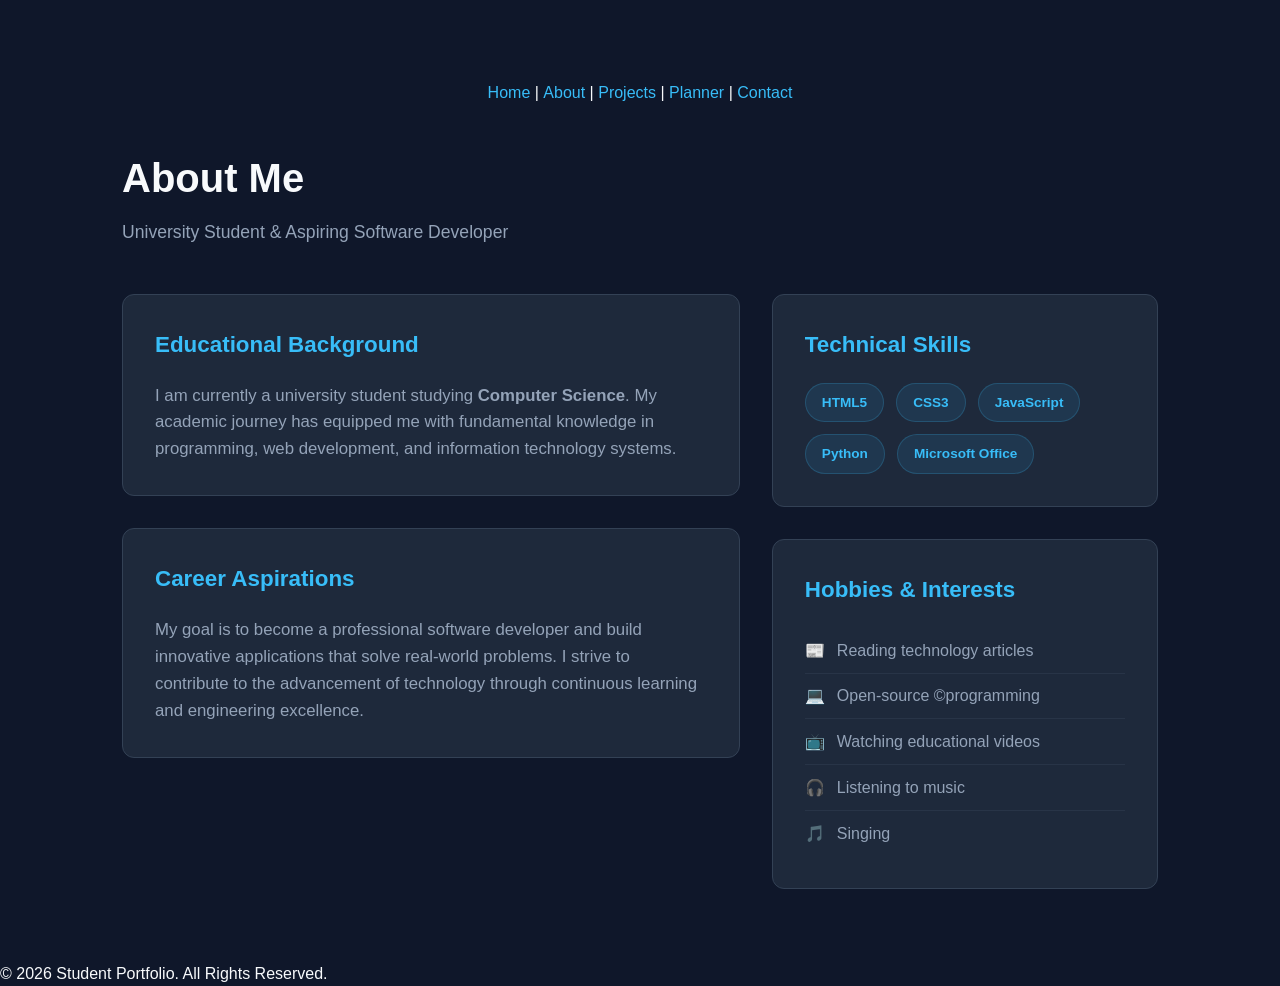
<file: about.html>
<!DOCTYPE html>
<html lang="en">
<head>
    <meta charset="UTF-8">
    <meta name="viewport" content="width=device-width, initial-scale=1.0">
    <title>About Me | Computer Science Portfolio</title>
    <style>
    <nav style="display: flex; justify-content: center; gap: 20px; padding: 15px 0;">
    <a href="#" style="color: #38bdf8; text-decoration: none;">Home</a>
    <a href="#" style="color: #38bdf8; text-decoration: none;">About</a>
    <a href="#" style="color: #38bdf8; text-decoration: none;">Projects</a>
    <a href="#" style="color: #38bdf8; text-decoration: none;">Planner</a>
    <a href="#" style="color: #38bdf8; text-decoration: none;">Contact</a>
</nav>

    /* Container for the navigation links */
nav, .nav-links {
    display: flex;
    justify-content: center;
    gap: 20px;
    padding: 15px 0;
}

/* Styling the links */
nav a, .nav-links a {
    color: #38bdf8; /* Modern bright blue matching your headers */
    text-decoration: none; /* Removes the ugly default underline */
    font-size: 16px;
    font-weight: 500;
    transition: color 0.3s ease; /* Smooth color change on hover */
}

/* Hover effect when user points at a link */
nav a:hover, .nav-links a:hover {
    color: #ffffff; /* Turns white when hovered */
}

        /* Modern UI Variables & Reset */
        :root {
            --bg-dark: #0f172a;
            --bg-card: #1e293b;
            --accent-blue: #38bdf8;
            --accent-hover: #0ea5e9;
            --text-main: #f8fafc;
            --text-muted: #94a3b8;
            --border-color: #334155;
            --font-stack: -apple-system, BlinkMacSystemFont, "Segoe UI", Roboto, sans-serif;
        }

        * {
            margin: 0;
            padding: 0;
            box-sizing: border-box;
        }

        body {
            background-color: var(--bg-dark);
            color: var(--text-main);
            font-family: var(--font-stack);
            line-height: 1.6;
            padding-top: 80px;
            -webkit-font-smoothing: antialiased;
        }

        /* Navigation Bar */
        .navbar {
            background-color: rgba(30, 41, 59, 0.8);
            backdrop-filter: blur(12px);
            -webkit-backdrop-filter: blur(12px);
            border-bottom: 1px solid var(--border-color);
            position: fixed;
            top: 0;
            left: 0;
            width: 100%;
            z-index: 1000;
        }

        .nav-container {
            max-width: 1100px;
            margin: 0 auto;
            display: flex;
            justify-content: space-between;
            align-items: center;
            padding: 1rem 2rem;
        }

        .nav-logo {
            color: var(--accent-blue);
            font-weight: 700;
            font-size: 1.25rem;
            text-decoration: none;
        }

        .nav-links {
            display: flex;
            list-style: none;
            gap: 2rem;
        }

        .nav-links a {
            color: var(--text-muted);
            text-decoration: none;
            font-weight: 500;
            font-size: 0.95rem;
            transition: color 0.2s ease;
        }

        .nav-links a:hover, .nav-links a.active {
            color: var(--accent-blue);
        }

        /* Layout Grid */
        .portfolio-container {
            max-width: 1100px;
            margin: 0 auto;
            padding: 2.5rem 2rem;
        }

        .portfolio-header {
            margin-bottom: 3rem;
        }

        .portfolio-header h1 {
            font-size: 2.5rem;
            font-weight: 800;
            margin-bottom: 0.5rem;
        }

        .portfolio-header .subtitle {
            color: var(--text-muted);
            font-size: 1.1rem;
        }

        .portfolio-grid {
            display: grid;
            grid-template-columns: 1.6fr 1fr;
            gap: 2rem;
        }

        /* Cards */
        .card {
            background-color: var(--bg-card);
            border: 1px solid var(--border-color);
            border-radius: 12px;
            padding: 2rem;
            margin-bottom: 2rem;
        }

        .card h2 {
            font-size: 1.4rem;
            font-weight: 700;
            margin-bottom: 1.25rem;
            color: var(--accent-blue);
        }

        .card p {
            color: var(--text-muted);
            font-size: 1.05rem;
        }

        /* Skill Pill Badges */
        .skills-grid {
            display: flex;
            flex-wrap: wrap;
            gap: 0.75rem;
        }

        .skill-badge {
            background-color: rgba(56, 189, 248, 0.1);
            color: var(--accent-blue);
            border: 1px solid rgba(56, 189, 248, 0.2);
            padding: 0.5rem 1rem;
            border-radius: 20px;
            font-size: 0.85rem;
            font-weight: 600;
        }

        /* Lists */
        .hobbies-list {
            list-style: none;
            
        }

        .hobbies-list li {
            color: var(--text-muted);
            padding: 0.6rem 0;
            border-bottom: 1px solid rgba(51, 65, 85, 0.5);
            display: flex;
            align-items: center;
            gap: 0.75rem;
        }

        .hobbies-list li:last-child {
            border-bottom: none;
        }

        @media (max-width: 768px) {
            .portfolio-grid {
                grid-template-columns: 1fr;
            }
            .nav-links {
                display: none;
            }
        }
    </style>
</head>
<body<body class="about">
<center><header>
  

    <nav>
        <a href="index.html">Home</a> |
        <a href="about.html">About</a> |
        <a href="projects.html">Projects</a> |
        <a href="planner.html">Planner</a> |
        <a href="contact.html">Contact</a>
    </nav>
</header>
</center>

    <main class="portfolio-container" id="about">
        <header class="portfolio-header">
            <h1>About Me</h1>
            <p class="subtitle">University Student & Aspiring Software Developer</p>
        </header>

        <div class="portfolio-grid">
            <div class="main-column">
                <section class="card">
                    <h2>Educational Background</h2>
                    <p>I am currently a university student studying <strong>Computer Science</strong>. My academic journey has equipped me with fundamental knowledge in programming, web development, and information technology systems.</p>
                </section>

                <section class="card">
                    <h2>Career Aspirations</h2>
                    <p>My goal is to become a professional software developer and build innovative applications that solve real-world problems. I strive to contribute to the advancement of technology through continuous learning and engineering excellence.</p>
                </section>
            </div>

            <aside class="sidebar-column">
                <section class="card">
                    <h2>Technical Skills</h2>
                    <div class="skills-grid">
                        <span class="skill-badge">HTML5</span>
                        <span class="skill-badge">CSS3</span>
                        <span class="skill-badge">JavaScript</span>
                        <span class="skill-badge">Python</span>
                        <span class="skill-badge">Microsoft Office</span>
                    </div>
                </section>

                <section class="card">
                    <h2>Hobbies & Interests</h2>
                    <ul class="hobbies-list">
                        <li><span>📰</span> Reading technology articles</li>
                        <li><span>💻</span> Open-source ©programming</li>
                        <li><span>📺</span> Watching educational videos</li>
                        <li><span>🎧</span> Listening to music</li>
                        <li><span>🎵</span> Singing</li>
                    </ul>
                </section>
            </aside>
        </div>
        
        <!-- Cohesive Structural Footer -->
  

  
    </main>

    <!-- Paste your centered footer layout here -->
    <footer>
        <p>&copy; 2026 Student Portfolio. All Rights Reserved.</p>
    </footer>

</body>
</html>

</body>
</html>
</file>
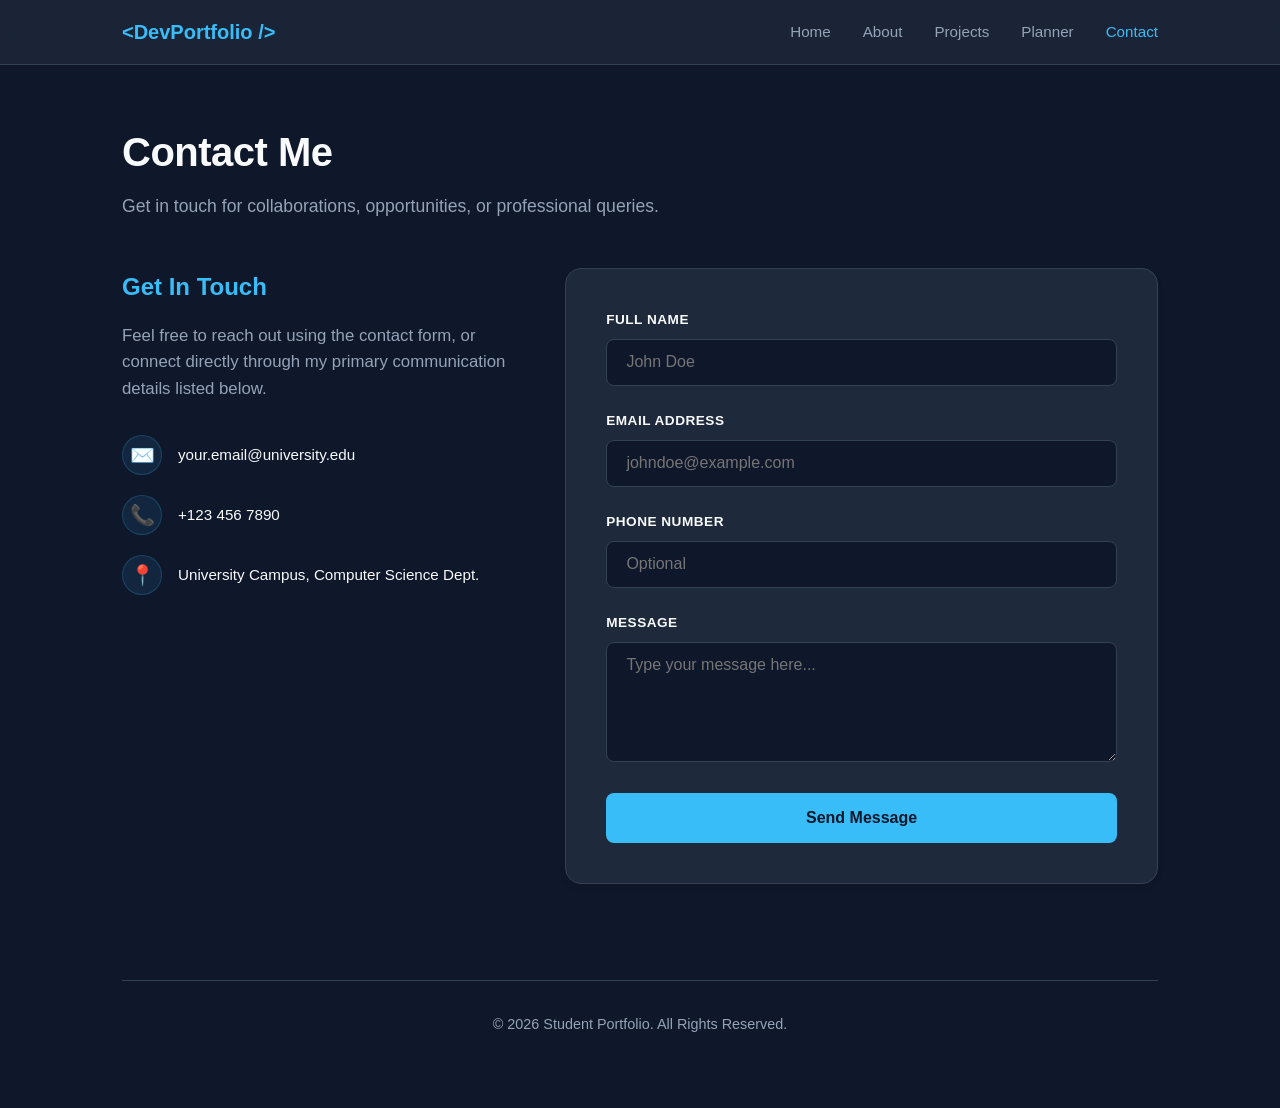
<file: contact.html>
<!DOCTYPE html>
<html lang="en">
<head>
    <meta charset="UTF-8">
    <meta name="viewport" content="width=device-width, initial-scale=1.0">
    <title>Contact Me | Student Portfolio</title>
    <style>
        /* Modern UI Variables & Reset */
        :root {
            --bg-dark: #0f172a;
            --bg-card: #1e293b;
            --accent-blue: #38bdf8;
            --accent-hover: #0ea5e9;
            --text-main: #f8fafc;
            --text-muted: #94a3b8;
            --border-color: #334155;
            --font-stack: -apple-system, BlinkMacSystemFont, "Segoe UI", Roboto, sans-serif;
        }

        * {
            margin: 0;
            padding: 0;
            box-sizing: border-box;
        }

        body {
            background-color: var(--bg-dark);
            color: var(--text-main);
            font-family: var(--font-stack);
            line-height: 1.6;
            padding-top: 80px;
            -webkit-font-smoothing: antialiased;
        }

        /* Glassmorphism Navigation Bar */
        .navbar {
            background-color: rgba(30, 41, 59, 0.8);
            backdrop-filter: blur(12px);
            -webkit-backdrop-filter: blur(12px);
            border-bottom: 1px solid var(--border-color);
            position: fixed;
            top: 0;
            left: 0;
            width: 100%;
            z-index: 1000;
        }

        .nav-container {
            max-width: 1100px;
            margin: 0 auto;
            display: flex;
            justify-content: space-between;
            align-items: center;
            padding: 1rem 2rem;
        }

        .nav-logo {
            color: var(--accent-blue);
            font-weight: 700;
            font-size: 1.25rem;
            text-decoration: none;
        }

        .nav-links {
            display: flex;
            list-style: none;
            gap: 2rem;
        }

        .nav-links a {
            color: var(--text-muted);
            text-decoration: none;
            font-weight: 500;
            font-size: 0.95rem;
            transition: color 0.2s ease;
        }

        .nav-links a:hover, .nav-links a.active {
            color: var(--accent-blue);
        }

        /* Layout Architecture Container */
        .portfolio-container {
            max-width: 1100px;
            margin: 0 auto;
            padding: 2.5rem 2rem;
        }

        .portfolio-header {
            margin-bottom: 3rem;
        }

        .portfolio-header h1 {
            font-size: 2.5rem;
            font-weight: 800;
            margin-bottom: 0.5rem;
            letter-spacing: -0.5px;
        }

        .portfolio-header .subtitle {
            color: var(--text-muted);
            font-size: 1.1rem;
        }

        /* Responsive Asymmetrical Form Layout Grid */
        .contact-grid {
            display: grid;
            grid-template-columns: 1fr 1.5fr;
            gap: 3rem;
            align-items: start;
        }

        /* Information Column Details */
        .info-pane h2 {
            font-size: 1.5rem;
            font-weight: 700;
            margin-bottom: 1rem;
            color: var(--accent-blue);
        }

        .info-pane p {
            color: var(--text-muted);
            margin-bottom: 2rem;
            font-size: 1.05rem;
        }

        .contact-methods {
            list-style: none;
        }

        .contact-methods li {
            display: flex;
            align-items: center;
            gap: 1rem;
            margin-bottom: 1.25rem;
            color: var(--text-main);
            font-size: 0.95rem;
        }

        .contact-methods .icon {
            font-size: 1.25rem;
            background-color: rgba(56, 189, 248, 0.1);
            color: var(--accent-blue);
            width: 40px;
            height: 40px;
            display: flex;
            align-items: center;
            justify-content: center;
            border-radius: 50%;
            border: 1px solid rgba(56, 189, 248, 0.2);
        }

        /* Contact Form Wrapper Component */
        .contact-card {
            background-color: var(--bg-card);
            border: 1px solid var(--border-color);
            border-radius: 16px;
            padding: 2.5rem;
            box-shadow: 0 4px 6px -1px rgba(0, 0, 0, 0.1);
        }

        .form-group {
            margin-bottom: 1.5rem;
        }

        .form-label {
            display: block;
            color: var(--text-main);
            font-weight: 600;
            font-size: 0.85rem;
            text-transform: uppercase;
            letter-spacing: 0.5px;
            margin-bottom: 0.5rem;
        }

        .form-control {
            width: 100%;
            background-color: var(--bg-dark);
            border: 1px solid var(--border-color);
            color: var(--text-main);
            padding: 0.85rem 1.2rem;
            border-radius: 8px;
            font-size: 1rem;
            font-family: inherit;
            outline: none;
            transition: border-color 0.2s ease;
        }

        .form-control:focus {
            border-color: var(--accent-blue);
        }

        textarea.form-control {
            resize: vertical;
            min-height: 120px;
        }

        /* Premium Form Submission Interaction */
        .btn-submit {
            width: 100%;
            background-color: var(--accent-blue);
            color: var(--bg-dark);
            border: none;
            padding: 1rem;
            border-radius: 8px;
            font-weight: 700;
            font-size: 1rem;
            cursor: pointer;
            transition: background-color 0.2s ease, transform 0.1s ease;
        }

        .btn-submit:hover {
            background-color: var(--accent-hover);
        }

        .btn-submit:active {
            transform: scale(0.98);
        }

        /* Cohesive Global Footer Architecture */
        .site-footer {
            margin-top: 6rem;
            border-top: 1px solid var(--border-color);
            padding: 2rem 0;
            text-align: center;
            color: var(--text-muted);
            font-size: 0.9rem;
        }

        /* Mobile Layout Interventions */
        @media (max-width: 768px) {
            .nav-links {
                display: none;
            }
            .contact-grid {
                grid-template-columns: 1fr;
                gap: 2.5rem;
            }
            .contact-card {
                padding: 1.5rem;
            }
        }
    </style>
</head>
<body>

    <!-- Connected Top Navigation Bar -->
    <nav class="navbar">
        <div class="nav-container">
            <a href="index.html" class="nav-logo">&lt;DevPortfolio /&gt;</a>
            <ul class="nav-links">
                <li><a href="index.html">Home</a></li>
                <li><a href="about.html">About</a></li>
                <li><a href="projects.html">Projects</a></li>
                <li><a href="planner.html">Planner</a></li>
                <li><a href="contact.html" class="active">Contact</a></li>
            </ul>
        </div>
    </nav>

    <!-- Main Content Container -->
    <main class="portfolio-container">
        
        <header class="portfolio-header">
            <h1>Contact Me</h1>
            <p class="subtitle">Get in touch for collaborations, opportunities, or professional queries.</p>
        </header>

        <!-- Asymmetrical Interaction Grid -->
        <div class="contact-grid">
            
            <!-- Left Info Panel -->
            <div class="info-pane">
                <h2>Get In Touch</h2>
                <p>Feel free to reach out using the contact form, or connect directly through my primary communication details listed below.</p>
                
                <ul class="contact-methods">
                    <li>
                        <div class="icon">✉️</div>
                        <span>your.email@university.edu</span>
                    </li>
                    <li>
                        <div class="icon">📞</div>
                        <span>+123 456 7890</span>
                    </li>
                    <li>
                        <div class="icon">📍</div>
                        <span>University Campus, Computer Science Dept.</span>
                    </li>
                </ul>
            </div>

            <!-- Right Premium Input Form Card -->
            <div class="contact-card">
                <form onsubmit="event.preventDefault();">
                    <div class="form-group">
                        <label class="form-label">Full Name</label>
                        <input type="text" class="form-control" placeholder="John Doe" required>
                    </div>

                    <div class="form-group">
                        <label class="form-label">Email Address</label>
                        <input type="email" class="form-control" placeholder="johndoe@example.com" required>
                    </div>

                    <div class="form-group">
                        <label class="form-label">Phone Number</label>
                        <input type="tel" class="form-control" placeholder="Optional">
                    </div>

                    <div class="form-group">
                        <label class="form-label">Message</label>
                        <textarea class="form-control" placeholder="Type your message here..." required></textarea>
                    </div>

                    <button type="submit" class="btn-submit">Send Message</button>
                </form>
            </div>

        </div>

        <!-- Cohesive Structural Footer -->
        <footer class="site-footer">
            <p>&copy; 2026 Student Portfolio. All Rights Reserved.</p>
        </footer>

    </main>

</body>
</html>
</file>
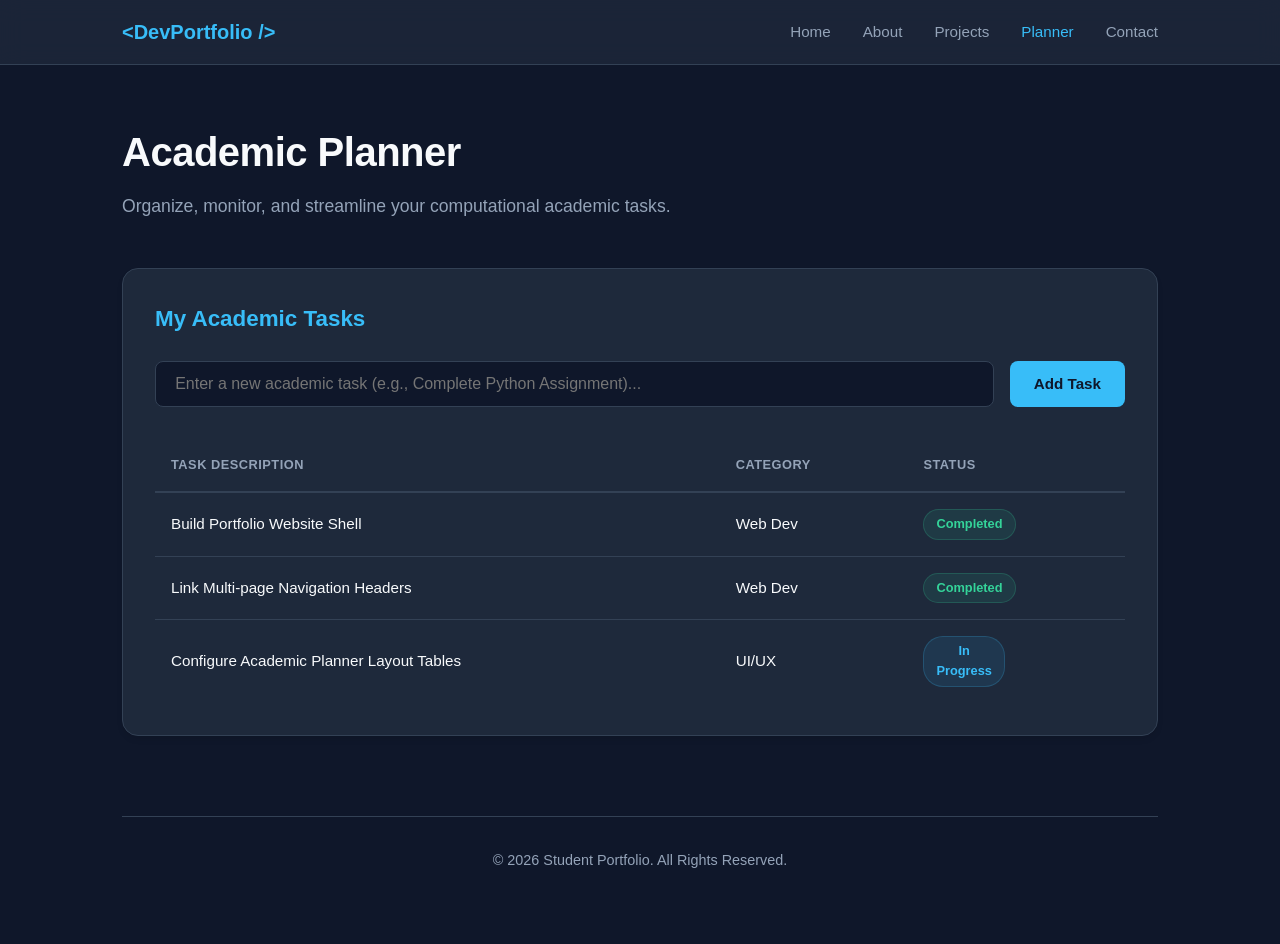
<file: planner.html>
<!DOCTYPE html>
<html lang="en">
<head>
    <meta charset="UTF-8">
    <meta name="viewport" content="width=device-width, initial-scale=1.0">
    <title>Academic Planner | Student Portfolio</title>
    <style>
        /* Modern UI Variables & Reset */
        :root {
            --bg-dark: #0f172a;
            --bg-card: #1e293b;
            --accent-blue: #38bdf8;
            --accent-hover: #0ea5e9;
            --text-main: #f8fafc;
            --text-muted: #94a3b8;
            --border-color: #334155;
            --font-stack: -apple-system, BlinkMacSystemFont, "Segoe UI", Roboto, sans-serif;
            --success-green: #34d399;
        }

        * {
            margin: 0;
            padding: 0;
            box-sizing: border-box;
        }

        body {
            background-color: var(--bg-dark);
            color: var(--text-main);
            font-family: var(--font-stack);
            line-height: 1.6;
            padding-top: 80px;
            -webkit-font-smoothing: antialiased;
        }

        /* Glassmorphism Navigation Bar */
        .navbar {
            background-color: rgba(30, 41, 59, 0.8);
            backdrop-filter: blur(12px);
            -webkit-backdrop-filter: blur(12px);
            border-bottom: 1px solid var(--border-color);
            position: fixed;
            top: 0;
            left: 0;
            width: 100%;
            z-index: 1000;
        }

        .nav-container {
            max-width: 1100px;
            margin: 0 auto;
            display: flex;
            justify-content: space-between;
            align-items: center;
            padding: 1rem 2rem;
        }

        .nav-logo {
            color: var(--accent-blue);
            font-weight: 700;
            font-size: 1.25rem;
            text-decoration: none;
        }

        .nav-links {
            display: flex;
            list-style: none;
            gap: 2rem;
        }

        .nav-links a {
            color: var(--text-muted);
            text-decoration: none;
            font-weight: 500;
            font-size: 0.95rem;
            transition: color 0.2s ease;
        }

        .nav-links a:hover, .nav-links a.active {
            color: var(--accent-blue);
        }

        /* Layout Container */
        .portfolio-container {
            max-width: 1100px;
            margin: 0 auto;
            padding: 2.5rem 2rem;
        }

        .portfolio-header {
            margin-bottom: 3rem;
        }

        .portfolio-header h1 {
            font-size: 2.5rem;
            font-weight: 800;
            margin-bottom: 0.5rem;
            letter-spacing: -0.5px;
        }

        .portfolio-header .subtitle {
            color: var(--text-muted);
            font-size: 1.1rem;
        }

        /* Planner Main Layout Card */
        .planner-card {
            background-color: var(--bg-card);
            border: 1px solid var(--border-color);
            border-radius: 16px;
            padding: 2rem;
            box-shadow: 0 4px 6px -1px rgba(0, 0, 0, 0.1);
            margin-bottom: 3rem;
        }

        .planner-card h2 {
            font-size: 1.4rem;
            font-weight: 700;
            margin-bottom: 1.5rem;
            color: var(--accent-blue);
        }

        /* Premium Form Dashboard Form Control */
        .task-form {
            display: flex;
            gap: 1rem;
            margin-bottom: 2rem;
        }

        .task-input {
            flex-grow: 1;
            background-color: var(--bg-dark);
            border: 1px solid var(--border-color);
            color: var(--text-main);
            padding: 0.8rem 1.2rem;
            border-radius: 8px;
            font-size: 1rem;
            outline: none;
            transition: border-color 0.2s ease;
        }

        .task-input:focus {
            border-color: var(--accent-blue);
        }

        .btn-add {
            background-color: var(--accent-blue);
            color: var(--bg-dark);
            border: none;
            padding: 0.8rem 1.5rem;
            border-radius: 8px;
            font-weight: 700;
            font-size: 0.95rem;
            cursor: pointer;
            transition: background-color 0.2s ease;
        }

        .btn-add:hover {
            background-color: var(--accent-hover);
        }

        /* Premium Application Data Table */
        .task-table-wrapper {
            overflow-x: auto;
        }

        .task-table {
            width: 100%;
            border-collapse: collapse;
            text-align: left;
            font-size: 0.95rem;
        }

        .task-table th {
            border-bottom: 2px solid var(--border-color);
            padding: 1rem;
            color: var(--text-muted);
            font-weight: 600;
            text-transform: uppercase;
            font-size: 0.8rem;
            letter-spacing: 0.5px;
        }

        .task-table td {
            padding: 1rem;
            border-bottom: 1px solid var(--border-color);
            color: var(--text-main);
        }

        .task-table tr:last-child td {
            border-bottom: none;
        }

        /* Status Badge Workflows */
        .status-badge {
            display: inline-block;
            padding: 0.25rem 0.75rem;
            border-radius: 20px;
            font-size: 0.8rem;
            font-weight: 600;
            background-color: rgba(56, 189, 248, 0.1);
            color: var(--accent-blue);
            border: 1px solid rgba(56, 189, 248, 0.2);
        }

        .status-badge.complete {
            background-color: rgba(52, 211, 153, 0.1);
            color: var(--success-green);
            border: 1px solid rgba(52, 211, 153, 0.2);
        }

        /* Global Footer Architecture */
        .site-footer {
            margin-top: 5rem;
            border-top: 1px solid var(--border-color);
            padding: 2rem 0;
            text-align: center;
            color: var(--text-muted);
            font-size: 0.9rem;
        }

        /* Responsive Mobile Breakpoint Layouts */
        @media (max-width: 768px) {
            .nav-links {
                display: none;
            }
            .task-form {
                flex-direction: column;
            }
            .btn-add {
                width: 100%;
            }
        }
    </style>
</head>
<body>

    <!-- Connected Top Navigation Bar -->
    <nav class="navbar">
        <div class="nav-container">
            <a href="index.html" class="nav-logo">&lt;DevPortfolio /&gt;</a>
            <ul class="nav-links">
                <li><a href="index.html">Home</a></li>
                <li><a href="about.html">About</a></li>
                <li><a href="projects.html">Projects</a></li>
                <li><a href="planner.html" class="active">Planner</a></li>
                <li><a href="contact.html">Contact</a></li>
            </ul>
        </div>
    </nav>

    <!-- Main Content Container -->
    <main class="portfolio-container">
        
        <header class="portfolio-header">
            <h1>Academic Planner</h1>
            <p class="subtitle">Organize, monitor, and streamline your computational academic tasks.</p>
        </header>

        <!-- Dynamic Control Dashboard Card -->
        <div class="planner-card">
            <h2>My Academic Tasks</h2>
            
            <!-- Modern Styled Input Section -->
            <form class="task-form" onsubmit="event.preventDefault();">
                <input type="text" class="task-input" placeholder="Enter a new academic task (e.g., Complete Python Assignment)...">
                <button type="submit" class="btn-add">Add Task</button>
            </form>

            <!-- Real-World UI Data Table Structure -->
            <div class="task-table-wrapper">
                <table class="task-table">
                    <thead>
                        <tr>
                            <th>Task Description</th>
                            <th>Category</th>
                            <th>Status</th>
                        </tr>
                    </thead>
                    <tbody>
                        <tr>
                            <td>Build Portfolio Website Shell</td>
                            <td>Web Dev</td>
                            <td><span class="status-badge complete">Completed</span></td>
                        </tr>
                        <tr>
                            <td>Link Multi-page Navigation Headers</td>
                            <td>Web Dev</td>
                            <td><span class="status-badge complete">Completed</span></td>
                        </tr>
                        <tr>
                            <td>Configure Academic Planner Layout Tables</td>
                            <td>UI/UX</td>
                            <td><span class="status-badge"><center>In</center>Progress</span></td>
                        </tr>
                    </tbody>
                </table>
            </div>

        </div>

        <!-- Cohesive Structural Footer -->
        <footer class="site-footer">
            <p>&copy; 2026 Student Portfolio. All Rights Reserved.</p>
        </footer>

    </main>

</body>
</html>
</file>
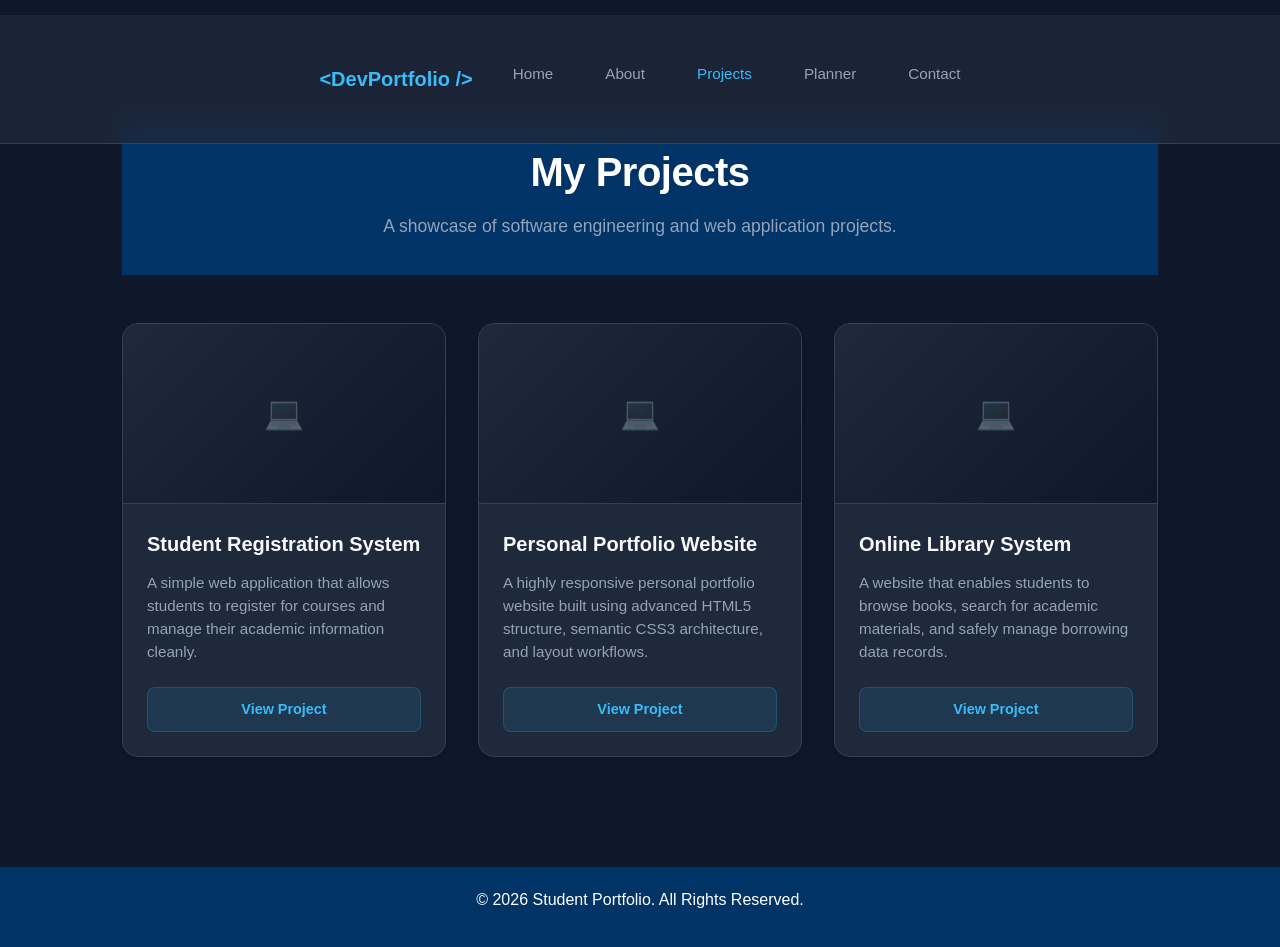
<file: projects.html>
<!DOCTYPE html>
<html lang="en">
<head>
    <meta charset="UTF-8">
    <link rel="stylesheet" href="style.css">

    <meta name="viewport" content="width=device-width, initial-scale=1.0">
    <title>My Projects | Computer Science Portfolio</title>
    <style>
      

    /* Container for the navigation links */
nav, .nav-links {
    display: flex;
    justify-content: center;
    gap: 20px;
    padding: 15px 0;
}

/* Styling the links */
nav a, .nav-links a {
    color: #38bdf8; /* Modern bright blue matching your headers */
    text-decoration: none; /* Removes the ugly default underline */
    font-size: 16px;
    font-weight: 500;
    transition: color 0.3s ease; /* Smooth color change on hover */
}

/* Hover effect when user points at a link */
nav a:hover, .nav-links a:hover {
    color: #ffffff; /* Turns white when hovered */
}
        /* Modern UI Variables & Reset */
        :root {
            --bg-dark: #0f172a;
            --bg-card: #1e293b;
            --accent-blue: #38bdf8;
            --accent-hover: #0ea5e9;
            --text-main: #f8fafc;
            --text-muted: #94a3b8;
            --border-color: #334155;
            --font-stack: -apple-system, BlinkMacSystemFont, "Segoe UI", Roboto, sans-serif;
        }

        * {
            margin: 0;
            padding: 0;
            box-sizing: border-box;
        }
        .portfolio-container {
            padding-bottom: 5rem !important;
        }

        body {
            background-color: var(--bg-dark);
            color: var(--text-main);
            font-family: var(--font-stack);
            line-height: 1.6;
            padding-top: 80px;
            -webkit-font-smoothing: antialiased;
        }

        /* Modern Top Navigation Bar */
        .navbar {
            background-color: rgba(30, 41, 59, 0.8);
            backdrop-filter: blur(12px);
            -webkit-backdrop-filter: blur(12px);
            border-bottom: 1px solid var(--border-color);
            position: fixed;
            top: 0;
            left: 0;
            width: 100%;
            z-index: 1000;
        }

        .nav-container {
            max-width: 1100px;
            margin: 0 auto;
            display: flex;
            justify-content: space-between;
            align-items: center;
            padding: 1rem 2rem;
        }

        .nav-logo {
            color: var(--accent-blue);
            font-weight: 700;
            font-size: 1.25rem;
            text-decoration: none;
        }

        .nav-links {
            display: flex;
            list-style: none;
            gap: 2rem;
        }

        .nav-links a {
            color: var(--text-muted);
            text-decoration: none;
            font-weight: 500;
            font-size: 0.95rem;
            transition: color 0.2s ease;
        }

        .nav-links a:hover, .nav-links a.active {
            color: var(--accent-blue);
        }

                /* Layout Container */
        .portfolio-container {
            max-width: 1100px;
            margin: 0 auto;
            padding: 2.5rem 2rem 5rem 2rem;
        }


        .portfolio-header {
            margin-bottom: 3rem;
        }

        .portfolio-header h1 {
            font-size: 2.5rem;
            font-weight: 800;
            margin-bottom: 0.5rem;
            letter-spacing: -0.5px;
        }

        .portfolio-header .subtitle {
            color: var(--text-muted);
            font-size: 1.1rem;
        }

        /* Responsive Project Card Grid */
        .projects-grid {
            display: grid;
            grid-template-columns: repeat(auto-fit, minmax(320px, 1fr));
            gap: 2rem;
        }

        /* Premium Project Card Architecture */
        .project-card {
            background-color: var(--bg-card);
            border: 1px solid var(--border-color);
            border-radius: 16px;
            overflow: hidden;
            display: flex;
            flex-direction: column;
            box-shadow: 0 4px 6px -1px rgba(0, 0, 0, 0.1);
            transition: transform 0.2s ease, border-color 0.2s ease, box-shadow 0.2s ease;
        }

        .project-card:hover {
            transform: translateY(-4px);
            border-color: #475569;
            box-shadow: 0 10px 15px -3px rgba(0, 0, 0, 0.3);
        }

        /* Styled Placeholder for Project Screenshots */
        .project-image-placeholder {
            width: 100%;
            height: 180px;
            background: linear-gradient(135deg, #1e293b 0%, #0f172a 100%);
            display: flex;
            align-items: center;
            justify-content: center;
            border-bottom: 1px solid var(--border-color);
            color: var(--accent-blue);
            font-weight: 600;
            letter-spacing: 0.5px;
            position: relative;
        }

        .project-image-placeholder::after {
            content: '💻';
            font-size: 2rem;
            opacity: 0.3;
        }

        /* Card Content Inner Wrapper */
        .project-content {
            padding: 1.5rem;
            display: flex;
            flex-direction: column;
            flex-grow: 1;
        }

        .project-content h2 {
            font-size: 1.25rem;
            font-weight: 700;
            color: var(--text-main);
            margin-bottom: 0.75rem;
        }

        .project-content p {
            color: var(--text-muted);
            font-size: 0.95rem;
            line-height: 1.5;
            margin-bottom: 1.5rem;
            flex-grow: 1;
        }

        /* Interactive Action Buttons */
        .btn-view {
            display: inline-block;
            text-align: center;
            background-color: rgba(56, 189, 248, 0.1);
            color: var(--accent-blue);
            border: 1px solid rgba(56, 189, 248, 0.2);
            padding: 0.6rem 1.2rem;
            border-radius: 8px;
            font-weight: 600;
            font-size: 0.9rem;
            text-decoration: none;
            transition: all 0.2s ease;
        }

        .btn-view:hover {
            background-color: var(--accent-blue);
            color: var(--bg-dark);
            border-color: var(--accent-blue);
        }

        /* Responsive Mobile Breakpoints */
        @media (max-width: 768px) {
            .nav-links {
                display: none;
            }
            .projects-grid {
                grid-template-columns: 1fr;
            }
        }
    </style>
</head>
<body>
  

    <!-- Connected Top Navigation Bar -->
    <nav class="navbar">
        <div class="nav-container">
            <a href="index.html" class="nav-logo">&lt;DevPortfolio /&gt;</a>
            <ul class="nav-links">
                <li><a href="index.html">Home</a></li>
                <li><a href="about.html">About</a></li>
                <li><a href="projects.html" class="active">Projects</a></li>
                <li><a href="planner.html">Planner</a></li>
                <li><a href="contact.html">Contact</a></li>
            </ul>
        </div>
    </nav>

    <!-- Main Content Container -->
    <main class="portfolio-container">
        
        <header class="portfolio-header">
            <h1>My Projects</h1>
            <p class="subtitle">A showcase of software engineering and web application projects.</p>
        </header>

        <!-- Project Grid Architecture -->
        <div class="projects-grid">
            
            <!-- Project 1 Card -->
            <article class="project-card">
                <div class="project-image-placeholder"></div>
                <div class="project-content">
                    <h2>Student Registration System</h2>
                    <p>A simple web application that allows students to register for courses and manage their academic information cleanly.</p>
                    <a href="#" class="btn-view">View Project</a>
                </div>
            </article>

            <!-- Project 2 Card -->
            <article class="project-card">
                <div class="project-image-placeholder"></div>
                <div class="project-content">
                    <h2>Personal Portfolio Website</h2>
                    <p>A highly responsive personal portfolio website built using advanced HTML5 structure, semantic CSS3 architecture, and layout workflows.</p>
                    <a href="#" class="btn-view">View Project</a>
                </div>
            </article>

            <!-- Project 3 Card -->
            <article class="project-card">
                <div class="project-image-placeholder"></div>
                <div class="project-content">
                    <h2>Online Library System</h2>
                    <p>A website that enables students to browse books, search for academic materials, and safely manage borrowing data records.</p>
                    <a href="#" class="btn-view">View Project</a>
                </div>
            </article>

        </div>
                <!-- Cohesive Structural Footer -->
        <!-- Copy this from your planner page and paste it into other pages -->
        </main>
<footer>
    <p>&copy; 2026 Student Portfolio. All Rights Reserved.</p>
</footer>

    

</body>

</html>
</file>
<file: style.css>
*{
    margin:0;
    padding:0;
    box-sizing:border-box;
    font-family:Arial, sans-serif;
}

body{
    background:#f4f4f4;
    color:#333;
    line-height:1.6;
}

header{
    background:#003366;
    color:white;
    padding:20px;
    text-align:center;
}

nav{
    margin-top:15px;
}

nav a{
    color:white;
    text-decoration:none;
    margin:10px;
    font-weight:bold;
}

nav a:hover{
    color:gold;
}

section{
    width:90%;
    max-width:900px;
    margin:30px auto;
    background:white;
    padding:20px;
    border-radius:10px;
    box-shadow:0 0 10px rgba(0,0,0,0.2);
}

h1,h2{
    margin-bottom:15px;
}

p{
    margin-bottom:15px;
}

img{
    width:100%;
    max-width:300px;
    display:block;
    margin:15px auto;
    border-radius:10px;
}

ul{
    margin-left:20px;
}

input,textarea{
    width:100%;
    padding:12px;
    margin-top:8px;
    margin-bottom:15px;
    border:1px solid #ccc;
    border-radius:5px;
}

button,
input[type="submit"]{
    background:#003366;
    color:white;
    border:none;
    padding:12px 20px;
    border-radius:5px;
    cursor:pointer;
}

button:hover,
input[type="submit"]:hover{
    background:#0055aa;
}

footer{
    background:#003366;
    color:white;
    text-align:center;
    padding:20px;
    margin-top:30px;
}

li{
    margin-bottom:10px;
}

@media(max-width:768px){

nav{
    display:flex;
    flex-direction:column;
}

nav a{
    margin:8px 0;
}

section{
    width:95%;
}
body.home{
    background-image:url("/storage/emulated/0/Student-Portfolio (1)"/images folder/Home (1).jpg");
}

body.about{
    background-image:url("/storage/emulated/0/Student-Portfolio (1)/images folder/Screenshot_20260705_043012 (1).jpg");
}

body.projects{
    background-image:url("images/projects.jpg");
}

body.planner{
    background-image:url("images/planner.jpg");
}

body.contact{
    background-image:url("images/contact.jpg");
}

body.home,
body.about,
body.projects,
body.planner,
body.contact{
    background-size:cover;
    background-position:center;
    background-repeat:no-repeat;
    background-attachment:fixed;
}
}section{
    background: rgba(255,255,255,0.9);
    padding:20px;
    border-radius:12px;
}

header{
    background: rgba(0,51,102,0.9);
}

footer{
    background: rgba(0,51,102,0.9);
}
}<style>
    /* ... your existing CSS code ... */

    /* PASTE THE NEW CSS HERE AT THE END (BEFORE THE CLOSING STYLE TAG) */
    .welcome-header {
      display: flex;
      align-items: center;
      gap: 15px;
      margin-bottom: 15px;
    }
    .profile-avatar {
      width: 50px;
      height: 50px;
      border-radius: 50%;
      object-fit: cover;
    }

body {
  /* CSS Styling */
.profile-container {
  display: inline-block;
  position: relative;
}

.profile-avatar {
  /* 1. Force the image to be a perfect square */
  width: 300px;
  height: 300px;
  
  /* 2. Crop the edges into a perfect circle */
  border-radius: 50%;
  
  /* 3. Keep the image aspect ratio from stretching */
  object-fit: cover;
  
  /* 4. Add the smooth, soft shadow effect */
  box-shadow: 0px 10px 30px rgba(0, 0, 0, 0.15);
}
</style>
/* Modern UI Variables & Reset */
:root {
    --bg-dark: #0f172a;
    --bg-card: #1e293b;
    --accent-blue: #38bdf8;
    --accent-hover: #0ea5e9;
    --text-main: #f8fafc;
    --text-muted: #94a3b8;
    --border-color: #334155;
    --font-stack: -apple-system, BlinkMacSystemFont, "Segoe UI", Roboto, Helvetica, Arial, sans-serif;
}

* {
    margin: 0;
    padding: 0;
    box-sizing: border-box;
}

body {
    background-color: var(--bg-dark);
    color: var(--text-main);
    font-family: var(--font-stack);
    line-height: 1.6;
    padding-top: 80px; /* Space for fixed navigation bar */
    -webkit-font-smoothing: antialiased;
}

/* Elegant Top Navbar */
.navbar {
    background-color: rgba(30, 41, 59, 0.8);
    backdrop-filter: blur(12px);
    -webkit-backdrop-filter: blur(12px);
    border-bottom: 1px solid var(--border-color);
    position: fixed;
    top: 0;
    left: 0;
    width: 100%;
    z-index: 1000;
}

.nav-container {
    max-width: 1100px;
    margin: 0 auto;
    display: flex;
    justify-content: space-between;
    align-items: center;
    padding: 1rem 2rem;
}

.nav-logo {
    color: var(--accent-blue);
    font-weight: 700;
    font-size: 1.25rem;
    text-decoration: none;
    letter-spacing: -0.5px;
}

.nav-links {
    display: flex;
    list-style: none;
    gap: 2rem;
}

.nav-links a {
    color: var(--text-muted);
    text-decoration: none;
    font-weight: 500;
    font-size: 0.95rem;
    transition: color 0.2s ease;
}

.nav-links a:hover, .nav-links a.active {
    color: var(--accent-blue);
}

/* Content Container Layout */
.portfolio-container {
    max-width: 1100px;
    margin: 0 auto;
    padding: 2.5rem 2rem;
}

.portfolio-header {
    margin-bottom: 3rem;
}

.portfolio-header h1 {
    font-size: 2.5rem;
    font-weight: 800;
    letter-spacing: -1px;
    margin-bottom: 0.5rem;
}

.portfolio-header .subtitle {
    color: var(--text-muted);
    font-size: 1.1rem;
}

/* Clean Adaptive Grid system */
.portfolio-grid {
    display: grid;
    grid-template-columns: 1.6fr 1fr;
    gap: 2rem;
    align-items: start;
}

/* Premium Card Architecture */
.card {
    background-color: var(--bg-card);
    border: 1px solid var(--border-color);
    border-radius: 12px;
    padding: 2rem;
    margin-bottom: 2rem;
    box-shadow: 0 4px 6px -1px rgba(0, 0, 0, 0.1), 0 2px 4px -1px rgba(0, 0, 0, 0.06);
    transition: transform 0.2s ease, border-color 0.2s ease;
}

.card:hover {
    transform: translateY(-2px);
    border-color: #475569;
}

.card h2 {
    font-size: 1.4rem;
    font-weight: 700;
    margin-bottom: 1.25rem;
    color: var(--accent-blue);
    letter-spacing: -0.3px;
}

.card p {
    color: var(--text-muted);
    font-size: 1.05rem;
}

.card p strong {
    color: var(--text-main);
}

/* Flexbox Skill Badges */
.skills-grid {
    display: flex;
    flex-wrap: wrap;
    gap: 0.75rem;
}

.skill-badge {
    background-color: rgba(56, 189, 248, 0.1);
    color: var(--accent-blue);
    border: 1px solid rgba(56, 189, 248, 0.2);
    padding: 0.5rem 1rem;
    border-radius: 20px;
    font-size: 0.85rem;
    font-weight: 600;
    letter-spacing: 0.2px;
}

/* Beautiful Interactive Lists */
.hobbies-list {
    list-style: none;
}

.hobbies-list li {
    color: var(--text-muted);
    padding: 0.6rem 0;
    border-bottom: 1px solid rgba(51, 65, 85, 0.5);
    display: flex;
    align-items: center;
    gap: 0.75rem;
    font-size: 1rem;
}

.hobbies-list li:last-child {
    border-bottom: none;
    padding-bottom: 0;
}

/* Responsive Viewports */
@media (max-width: 768px) {
    .portfolio-grid {
        grid-template-columns: 1fr;
    }
    
    .nav-links {
        display: none; /* Can be enhanced further with a mobile burger menu */
    }
    
    body {
        padding-top: 60px;
    }
}
/* Styling for the bottom footer on all pages */
footer {
    text-align: center;
    padding: 30px 0;
    margin-top: 50px;
    border-top: 1px solid rgba(255, 255, 255, 0.1); /* Adds the faint separation line */
    width: 100%;
}

footer p {
    color: rgba(255, 255, 255, 0.6); /* Makes the text a soft gray-white */
    font-size: 14px;
    margin: 0;
}
</file>
